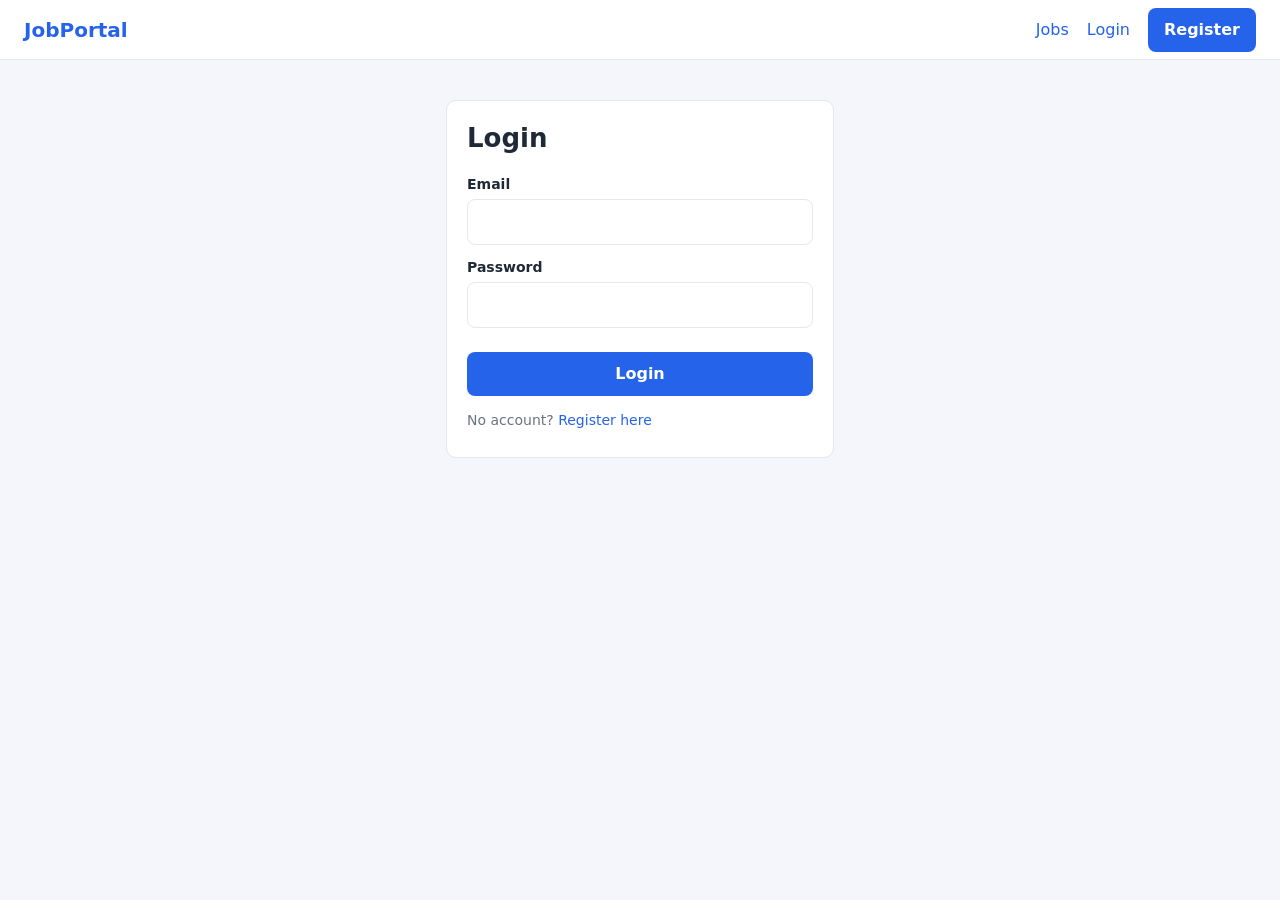
<file: job-portal/frontend/public/dashboard.html>
<!DOCTYPE html>
<html lang="en">
<head>
  <meta charset="UTF-8">
  <meta name="viewport" content="width=device-width, initial-scale=1.0">
  <title>Dashboard - JobPortal</title>
  <link rel="stylesheet" href="css/style.css">
</head>
<body>
  <nav id="nav"></nav>

  <div class="container">
    <div id="message" class="msg"></div>
    <div id="content"></div>
  </div>

  <script src="js/api.js"></script>
  <script src="js/dashboard.js"></script>
</body>
</html>
</file>
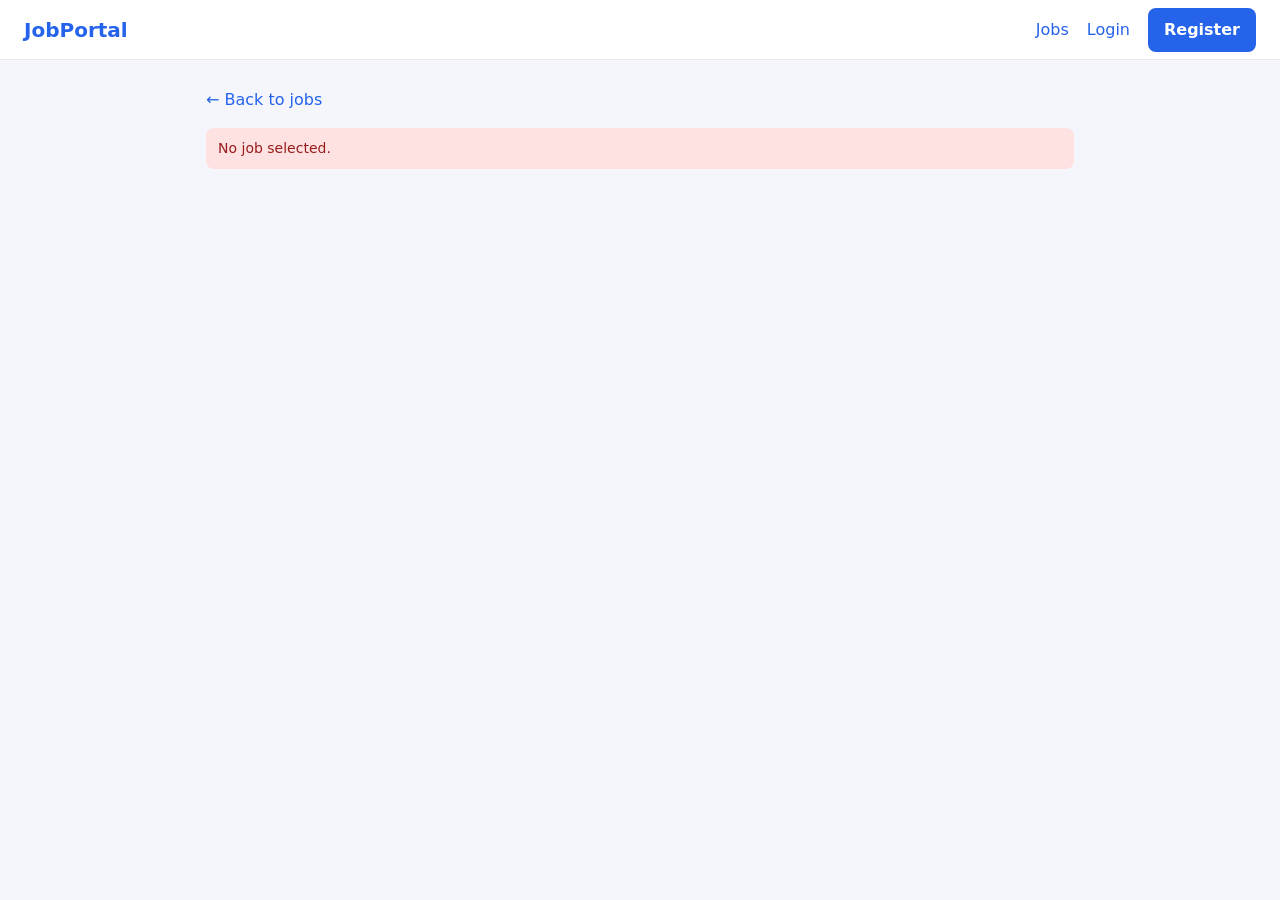
<file: job-portal/frontend/public/job.html>
<!DOCTYPE html>
<html lang="en">
<head>
  <meta charset="UTF-8">
  <meta name="viewport" content="width=device-width, initial-scale=1.0">
  <title>Job details - JobPortal</title>
  <link rel="stylesheet" href="css/style.css">
</head>
<body>
  <nav id="nav"></nav>

  <div class="container">
    <p><a href="index.html">&larr; Back to jobs</a></p>
    <div id="message" class="msg"></div>
    <div id="job"></div>
  </div>

  <script src="js/api.js"></script>
  <script src="js/job.js"></script>
</body>
</html>
</file>
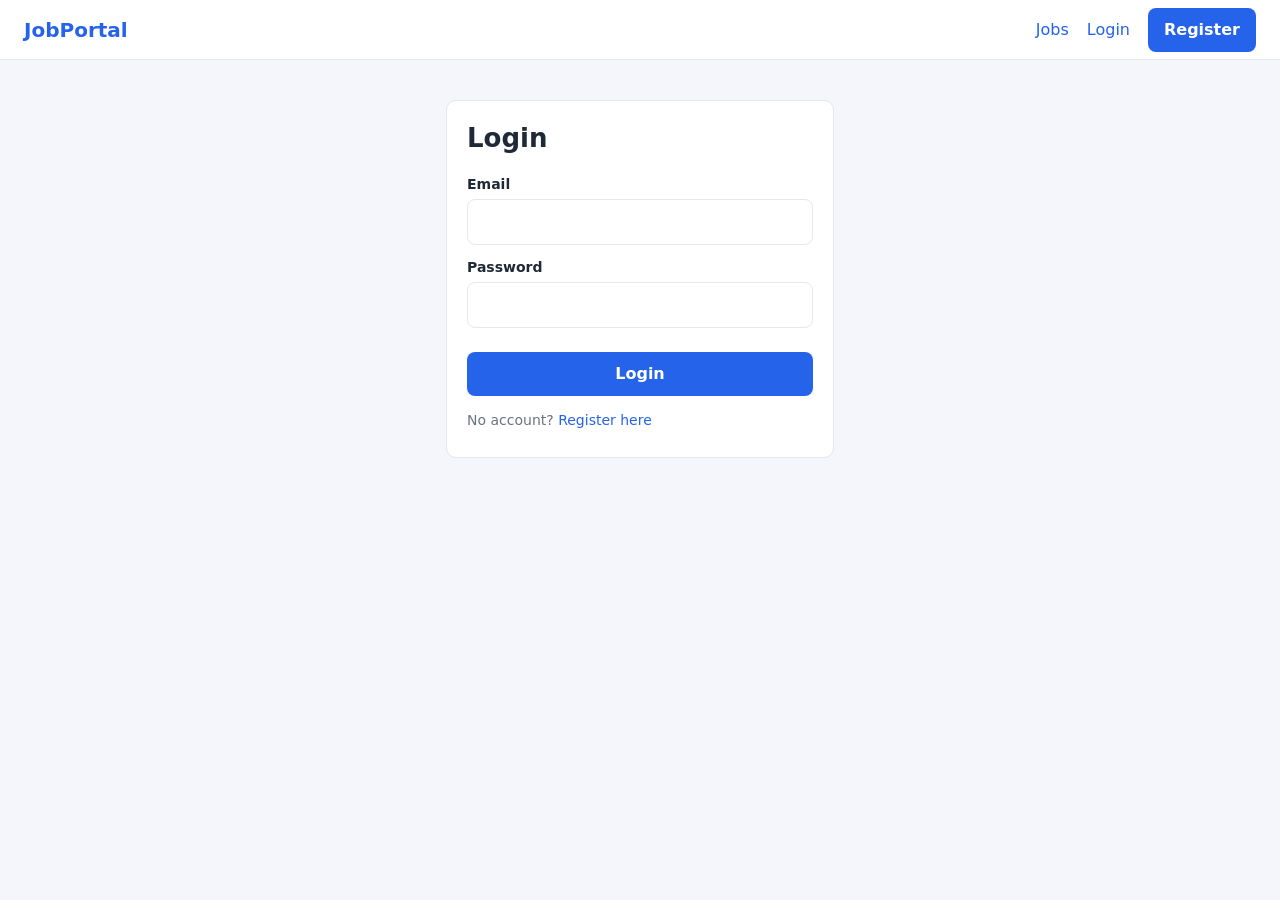
<file: job-portal/frontend/public/login.html>
<!DOCTYPE html>
<html lang="en">
<head>
  <meta charset="UTF-8">
  <meta name="viewport" content="width=device-width, initial-scale=1.0">
  <title>Login - JobPortal</title>
  <link rel="stylesheet" href="css/style.css">
</head>
<body>
  <nav id="nav"></nav>

  <div class="container auth-box">
    <div class="card">
      <h1>Login</h1>
      <div id="message" class="msg"></div>
      <form id="loginForm">
        <label for="email">Email</label>
        <input type="email" id="email" required>

        <label for="password">Password</label>
        <input type="password" id="password" required>

        <br><br>
        <button type="submit" style="width:100%">Login</button>
      </form>
      <p class="meta">No account? <a href="register.html">Register here</a></p>
    </div>
  </div>

  <script src="js/api.js"></script>
  <script src="js/auth.js"></script>
</body>
</html>
</file>
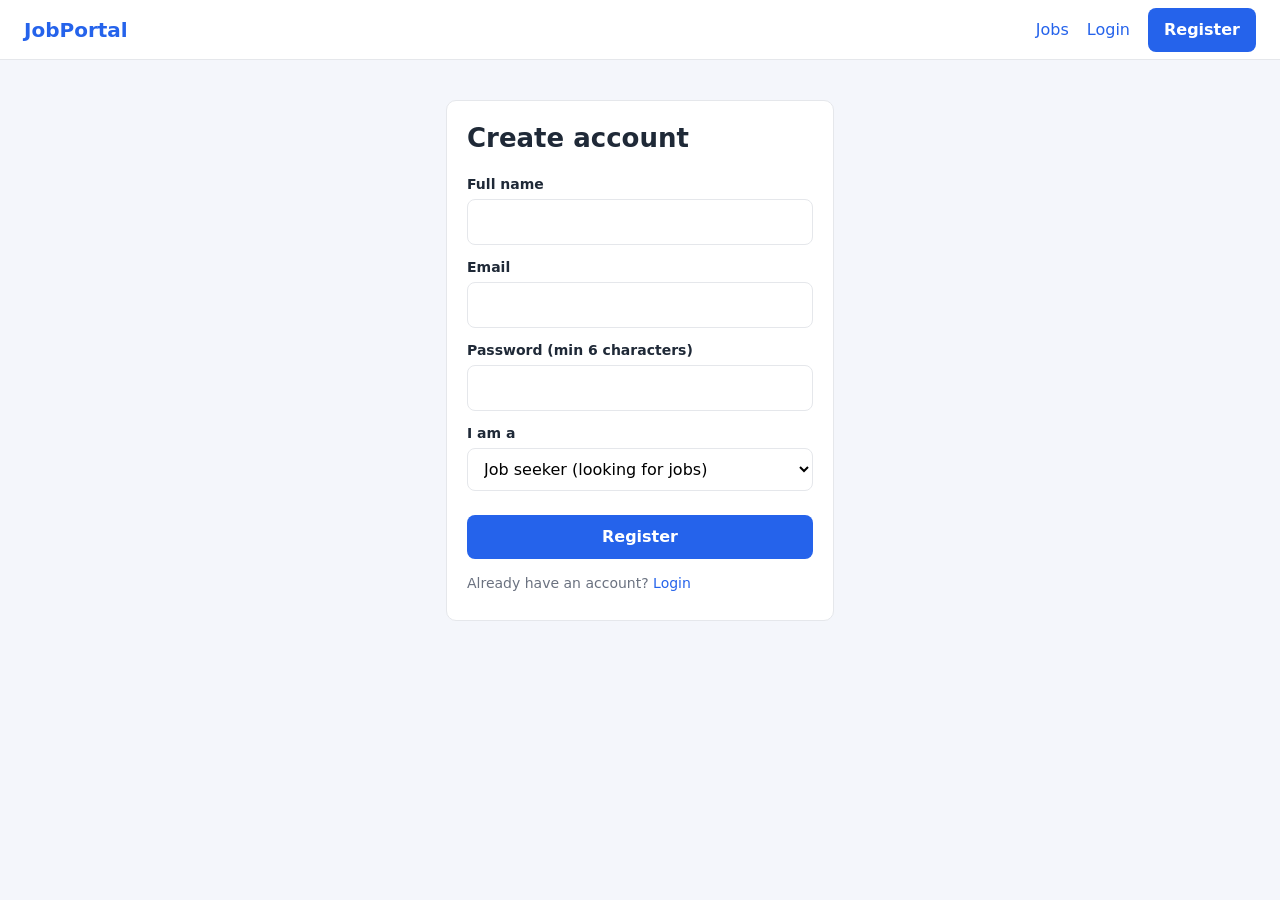
<file: job-portal/frontend/public/register.html>
<!DOCTYPE html>
<html lang="en">
<head>
  <meta charset="UTF-8">
  <meta name="viewport" content="width=device-width, initial-scale=1.0">
  <title>Register - JobPortal</title>
  <link rel="stylesheet" href="css/style.css">
</head>
<body>
  <nav id="nav"></nav>

  <div class="container auth-box">
    <div class="card">
      <h1>Create account</h1>
      <div id="message" class="msg"></div>
      <form id="registerForm">
        <label for="name">Full name</label>
        <input type="text" id="name" required>

        <label for="email">Email</label>
        <input type="email" id="email" required>

        <label for="password">Password (min 6 characters)</label>
        <input type="password" id="password" minlength="6" required>

        <label for="role">I am a</label>
        <select id="role">
          <option value="SEEKER">Job seeker (looking for jobs)</option>
          <option value="RECRUITER">Recruiter (posting jobs)</option>
        </select>

        <br><br>
        <button type="submit" style="width:100%">Register</button>
      </form>
      <p class="meta">Already have an account? <a href="login.html">Login</a></p>
    </div>
  </div>

  <script src="js/api.js"></script>
  <script src="js/auth.js"></script>
</body>
</html>
</file>
<file: job-portal/frontend/public/css/style.css>
:root {
  --primary: #2563eb;
  --primary-dark: #1d4ed8;
  --bg: #f4f6fb;
  --card: #ffffff;
  --text: #1f2937;
  --muted: #6b7280;
  --border: #e5e7eb;
  --danger: #dc2626;
  --success: #16a34a;
}

* { box-sizing: border-box; }

body {
  margin: 0;
  font-family: system-ui, -apple-system, "Segoe UI", Roboto, sans-serif;
  background: var(--bg);
  color: var(--text);
  line-height: 1.5;
}

a { color: var(--primary); text-decoration: none; }
a:hover { text-decoration: underline; }

/* ---------- Navbar ---------- */
nav {
  background: var(--card);
  border-bottom: 1px solid var(--border);
  padding: 0 24px;
  height: 60px;
  display: flex;
  align-items: center;
  justify-content: space-between;
}
nav .brand { font-weight: 700; font-size: 20px; color: var(--primary); }
nav .links { display: flex; align-items: center; gap: 18px; }
nav .hello { color: var(--muted); font-size: 14px; }

/* ---------- Layout ---------- */
.container { max-width: 900px; margin: 28px auto; padding: 0 16px; }
h1 { margin: 0 0 16px; font-size: 26px; }
h2 { margin: 28px 0 12px; font-size: 20px; }

.card {
  background: var(--card);
  border: 1px solid var(--border);
  border-radius: 10px;
  padding: 18px 20px;
  margin-bottom: 14px;
}
.card h3 { margin: 0 0 4px; font-size: 18px; }
.card .meta { color: var(--muted); font-size: 14px; margin-bottom: 8px; }
.card .row { display: flex; justify-content: space-between; align-items: center; gap: 12px; flex-wrap: wrap; }

.auth-box { max-width: 420px; margin: 40px auto; }

/* ---------- Forms ---------- */
label { display: block; font-weight: 600; font-size: 14px; margin: 12px 0 4px; }
input, select, textarea {
  width: 100%;
  padding: 10px 12px;
  border: 1px solid var(--border);
  border-radius: 8px;
  font: inherit;
  background: #fff;
}
input:focus, select:focus, textarea:focus { outline: 2px solid #bfdbfe; border-color: var(--primary); }
textarea { min-height: 110px; resize: vertical; }

.search-bar { display: grid; grid-template-columns: 2fr 1.5fr 1fr auto; gap: 10px; margin-bottom: 20px; }
.search-bar input, .search-bar select { margin: 0; }

.grid-2 { display: grid; grid-template-columns: 1fr 1fr; gap: 12px; }

/* ---------- Buttons ---------- */
button, .btn {
  background: var(--primary);
  color: #fff;
  border: none;
  padding: 10px 16px;
  border-radius: 8px;
  font: inherit;
  font-weight: 600;
  cursor: pointer;
  display: inline-block;
}
button:hover, .btn:hover { background: var(--primary-dark); text-decoration: none; }
button.secondary { background: #e5e7eb; color: var(--text); }
button.secondary:hover { background: #d1d5db; }
button.danger { background: var(--danger); }
button.small { padding: 6px 10px; font-size: 13px; }
button:disabled { opacity: 0.6; cursor: not-allowed; }

/* ---------- Badges, tables, messages ---------- */
.badge { display: inline-block; padding: 2px 10px; border-radius: 999px; font-size: 12px; font-weight: 700; }
.badge.APPLIED { background: #dbeafe; color: #1e40af; }
.badge.SHORTLISTED { background: #fef3c7; color: #92400e; }
.badge.REJECTED { background: #fee2e2; color: #991b1b; }
.badge.HIRED { background: #dcfce7; color: #166534; }
.tag { background: #eef2ff; color: #3730a3; padding: 2px 8px; border-radius: 6px; font-size: 12px; font-weight: 600; }

table { width: 100%; border-collapse: collapse; background: var(--card); border: 1px solid var(--border); border-radius: 10px; overflow: hidden; }
th, td { text-align: left; padding: 10px 12px; border-bottom: 1px solid var(--border); font-size: 14px; }
th { background: #f9fafb; }
tr:last-child td { border-bottom: none; }

.msg { padding: 10px 12px; border-radius: 8px; margin: 12px 0; font-size: 14px; display: none; }
.msg.error { background: #fee2e2; color: #991b1b; display: block; }
.msg.success { background: #dcfce7; color: #166534; display: block; }
.empty { color: var(--muted); text-align: center; padding: 30px 0; }
.description { white-space: pre-wrap; }

@media (max-width: 700px) {
  .search-bar { grid-template-columns: 1fr; }
  .grid-2 { grid-template-columns: 1fr; }
  nav { padding: 0 12px; }
}
</file>
